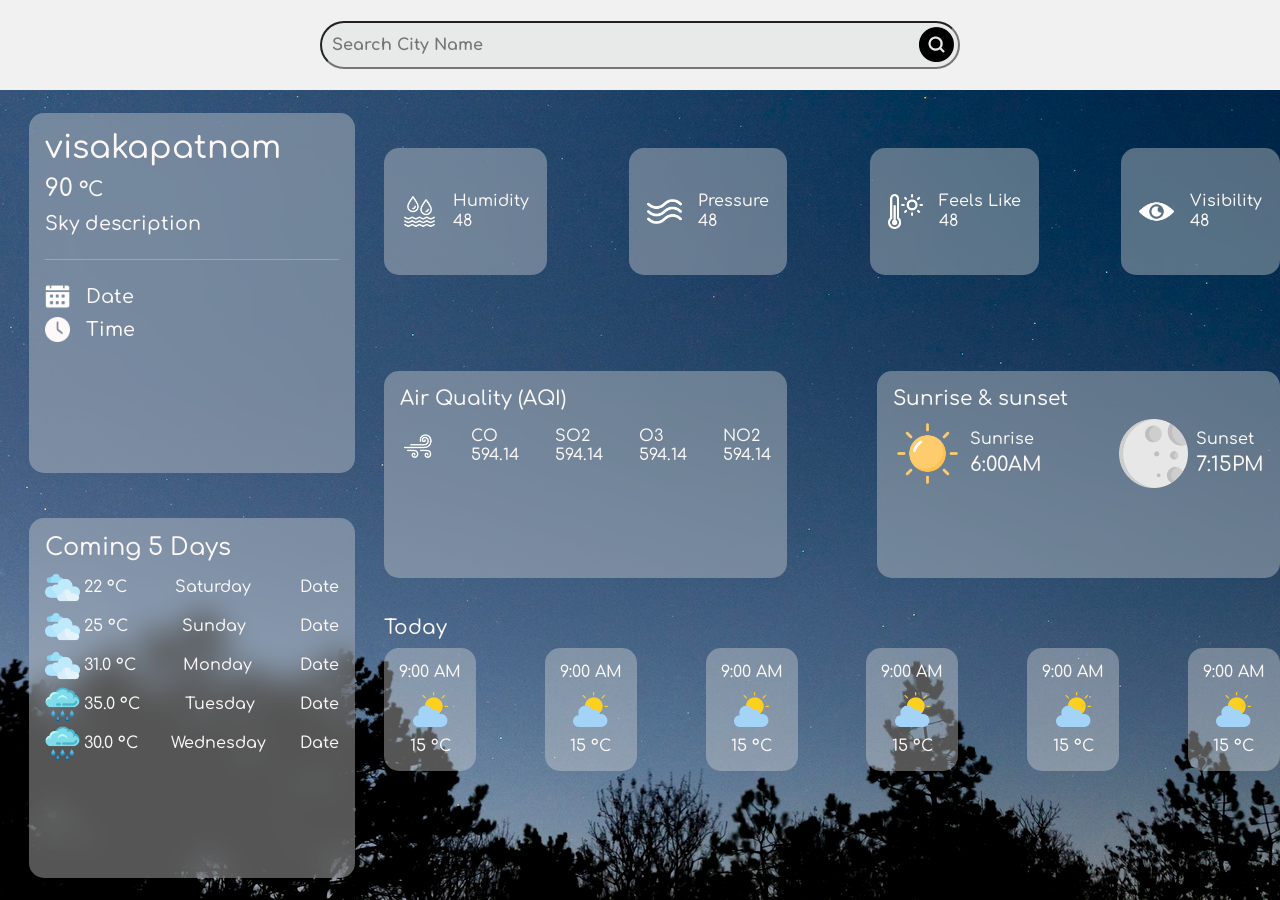
<file: index.html>
<!DOCTYPE html>
<html lang="en">
  <head>
    <!-- Required meta tags -->
    <meta charset="utf-8" />
    <meta name="viewport" content="width=device-width, initial-scale=1" />

    <!-- Bootstrap CSS -->
    <link
      href="https://cdn.jsdelivr.net/npm/bootstrap@5.0.2/dist/css/bootstrap.min.css"
      rel="stylesheet"
      integrity="sha384-EVSTQN3/azprG1Anm3QDgpJLIm9Nao0Yz1ztcQTwFspd3yD65VohhpuuCOmLASjC"
      crossorigin="anonymous"
    />

    <link rel="preconnect" href="https://fonts.googleapis.com" />
    <link rel="preconnect" href="https://fonts.gstatic.com" crossorigin />
    <link
      href="https://fonts.googleapis.com/css2?family=Comfortaa:wght@300..700&family=Libre+Baskerville&display=swap"
      rel="stylesheet"
    />
    <link rel="stylesheet" href="./style.css" />
    <title>Weather App</title>
  </head>
  <body>
    <div class="searchBar">
      <div class="searchBarParentDiv">
        <input
          type="text"
          placeholder="Search City Name"
          class="inputField"
          spellcheck="false"
        />
        <img
          src="./images/search.png"
          alt="Search Icon"
          class="searchIcon"
          width="35px"
        />
      </div>
    </div>

    <div class="mainContentParentDiv d-flex">
      <div class="leftDiv">
        <div class="currentTempDiv leftChild p-3 d-flex flex-column gap-2">
          <h6 class="m-0" id="cityName">visakapatnam</h6>
          <h5 class="m-0"><span id="cityTemp">90</span> &deg;C</h5>
          <h6 class="m-0" id="skyDesc">Sky description</h6>
          <hr class="line" />
          <div class="d-flex gap-3 align-items-center">
            <img src="./images/calendar.png" alt="Calender" width="25px" />
            <h6 class="m-0" id="date">Date</h6>
          </div>
          <div class="d-flex gap-3 align-items-center">
            <img src="./images/time.png" alt="Time" width="25px" />
            <h6 class="m-0" id="time">Time</h6>
          </div>
        </div>

        <div class="nextFiveDays leftChild p-3 d-flex flex-column gap-2">
          <h6 class="m-0" id="comingFiveDaysTitle">Coming 5 Days</h6>
          <div class="d-flex flex-column gap-1">
            <div
              class="forecastRow d-flex align-items-center justify-content-between"
            >
              <div class="d-flex gap-1 align-items-center">
                <img
                  src="./images/Clouds.png"
                  alt="cloud"
                  width="35px"
                  id="image1"
                />
                <h6 class="m-0"><span id="temp1"> 22 </span> &deg;C</h6>
              </div>
              <h6 class="m-0" id="day1">Saturday</h6>
              <h6 class="m-0" id="date1">Date</h6>
            </div>

            <div
              class="forecastRow d-flex align-items-center justify-content-between"
            >
              <div class="d-flex gap-1 align-items-center">
                <img
                  src="./images/Clouds.png"
                  alt="cloud"
                  width="35px"
                  id="image2"
                />
                <h6 class="m-0"><span id="temp2"> 25 </span> &deg;C</h6>
              </div>
              <h6 class="m-0" id="day2">Sunday</h6>
              <h6 class="m-0" id="date2">Date</h6>
            </div>

            <div
              class="forecastRow d-flex align-items-center justify-content-between"
            >
              <div class="d-flex gap-1 align-items-center">
                <img
                  src="./images/Clouds.png"
                  alt="cloud"
                  width="35px"
                  id="image3"
                />
                <h6 class="m-0"><span id="temp3"> 31.0 </span> &deg;C</h6>
              </div>
              <h6 class="m-0" id="day3">Monday</h6>
              <h6 class="m-0" id="date3">Date</h6>
            </div>

            <div
              class="forecastRow d-flex align-items-center justify-content-between"
            >
              <div class="d-flex gap-1 align-items-center">
                <img
                  src="./images/Rain.png"
                  alt="cloud"
                  width="35px"
                  id="image4"
                />
                <h6 class="m-0"><span id="temp4"> 35.0 </span> &deg;C</h6>
              </div>
              <h6 class="m-0" id="day4">Tuesday</h6>
              <h6 class="m-0" id="date4">Date</h6>
            </div>

            <div
              class="forecastRow d-flex align-items-center justify-content-between"
            >
              <div class="d-flex gap-1 align-items-center">
                <img
                  src="./images/Rain.png"
                  alt="cloud"
                  width="35px"
                  id="image5"
                />
                <h6 class="m-0"><span id="temp5"> 30.0 </span> &deg;C</h6>
              </div>
              <h6 class="m-0" id="day5">Wednesday</h6>
              <h6 class="m-0" id="date5">Date</h6>
            </div>
          </div>
        </div>
      </div>

      <div class="rightDiv">
        <div
          class="rightRow rowOne d-flex gap-2 justify-content-between align-items-center"
        >
          <div class="extraMetric d-flex gap-3">
            <img src="./images/flood.png" alt="Wind" width="35px" />
            <div>
              <h6 class="m-0">Humidity</h6>
              <h6 class="m-0" id="humidity">48</h6>
            </div>
          </div>

          <div class="extraMetric d-flex gap-3">
            <img src="./images/wind (1).png" alt="Wind" width="35px" />
            <div>
              <h6 class="m-0">Pressure</h6>
              <h6 class="m-0" id="pressure">48</h6>
            </div>
          </div>

          <div class="extraMetric d-flex gap-3">
            <img src="./images/hot.png" alt="Wind" width="35px" />
            <div>
              <h6 class="m-0">Feels Like</h6>
              <h6 class="m-0" id="feelsLike">48</h6>
            </div>
          </div>

          <div class="extraMetric d-flex gap-3">
            <img src="./images/eye.png" alt="Wind" width="35px" />
            <div>
              <h6 class="m-0">Visibility</h6>
              <h6 class="m-0" id="visibility">48</h6>
            </div>
          </div>
        </div>

        <div
          class="rightRow rowTwo d-flex justify-content-between align-items-center"
        >
          <div class="AQI rowTwoDiv d-flex flex-column gap-3 p-3">
            <h5 class="m-0">Air Quality (AQI)</h5>
            <div class="d-flex align-items-center justify-content-between">
              <img src="./images/wind.png" alt="Wind" width="35px" />
              <div>
                <h6 class="m-0">CO</h6>
                <h6 class="m-0" id="co">594.14</h6>
              </div>
              <div>
                <h6 class="m-0">SO2</h6>
                <h6 class="m-0" id="so2">594.14</h6>
              </div>
              <div>
                <h6 class="m-0">O3</h6>
                <h6 class="m-0" id="o3">594.14</h6>
              </div>
              <div>
                <h6 class="m-0">NO2</h6>
                <h6 class="m-0" id="no2">594.14</h6>
              </div>
            </div>
          </div>

          <div class="sunrise rowTwoDiv d-flex flex-column p-3 gap-2">
            <h5 class="m-0">Sunrise & sunset</h5>
            <div class="d-flex justify-content-between align-items-center">
              <div class="sunriseDiv d-flex align-items-center gap-2">
                <img src="./images/sun (1).png" alt="Sun" width="69px" />
                <div class="d-flex flex-column gap-1">
                  <h6 class="m-0">Sunrise</h6>
                  <h5 class="m-0" id="sunriseTime">6:00AM</h5>
                </div>
              </div>

              <div class="sunsetDiv d-flex gap-2 align-items-center">
                <img src="./images/moon.png" alt="Moon" width="69px" />
                <div class="d-flex flex-column gap-1">
                  <h6 class="m-0">Sunset</h6>
                  <h5 class="m-0" id="sunsetTime">7:15PM</h5>
                </div>
              </div>
            </div>
          </div>
        </div>

        <div class="rightRow rowThree d-flex flex-column gap-2">
          <h5 class="m-0">Today</h5>
          <div class="d-flex justify-content-between todayTempParentDiv">
            <div class="todayTemp">
              <h6 class="m-0" id="todayTime1">9:00 AM</h6>
              <img
                src="./images/cloudy.png"
                alt="Cloudy"
                width="35px"
                id="todayImage1"
              />
              <h6 class="m-0"><span id="todayTemp1"> 15 </span> &deg;C</h6>
            </div>

            <div class="todayTemp">
              <h6 class="m-0" id="todayTime2">9:00 AM</h6>
              <img
                src="./images/cloudy.png"
                alt="Cloudy"
                width="35px"
                id="todayImage2"
              />
              <h6 class="m-0"><span id="todayTemp2"> 15 </span> &deg;C</h6>
            </div>

            <div class="todayTemp">
              <h6 class="m-0" id="todayTime3">9:00 AM</h6>
              <img
                src="./images/cloudy.png"
                alt="Cloudy"
                width="35px"
                id="todayImage3"
              />
              <h6 class="m-0"><span id="todayTemp3"> 15 </span> &deg;C</h6>
            </div>

            <div class="todayTemp">
              <h6 class="m-0" id="todayTime4">9:00 AM</h6>
              <img
                src="./images/cloudy.png"
                alt="Cloudy"
                width="35px"
                id="todayImage4"
              />
              <h6 class="m-0"><span id="todayTemp4"> 15 </span> &deg;C</h6>
            </div>

            <div class="todayTemp">
              <h6 class="m-0" id="todayTime5">9:00 AM</h6>
              <img
                src="./images/cloudy.png"
                alt="Cloudy"
                width="35px"
                id="todayImage5"
              />
              <h6 class="m-0"><span id="todayTemp5"> 15 </span> &deg;C</h6>
            </div>

            <div class="todayTemp">
              <h6 class="m-0" id="todayTime6">9:00 AM</h6>
              <img
                src="./images/cloudy.png"
                alt="Cloudy"
                width="35px"
                id="todayImage6"
              />
              <h6 class="m-0"><span id="todayTemp6"> 15 </span> &deg;C</h6>
            </div>
          </div>
        </div>
      </div>
    </div>

    <script
      src="https://cdn.jsdelivr.net/npm/@popperjs/core@2.9.2/dist/umd/popper.min.js"
      integrity="sha384-IQsoLXl5PILFhosVNubq5LC7Qb9DXgDA9i+tQ8Zj3iwWAwPtgFTxbJ8NT4GN1R8p"
      crossorigin="anonymous"
    ></script>
    <script
      src="https://cdn.jsdelivr.net/npm/bootstrap@5.0.2/dist/js/bootstrap.min.js"
      integrity="sha384-cVKIPhGWiC2Al4u+LWgxfKTRIcfu0JTxR+EQDz/bgldoEyl4H0zUF0QKbrJ0EcQF"
      crossorigin="anonymous"
    ></script>
    <script
      src="https://code.jquery.com/jquery-3.7.1.js"
      integrity="sha256-eKhayi8LEQwp4NKxN+CfCh+3qOVUtJn3QNZ0TciWLP4="
      crossorigin="anonymous"
    ></script>
    <script src="./script.js"></script>
  </body>
</html>
</file>
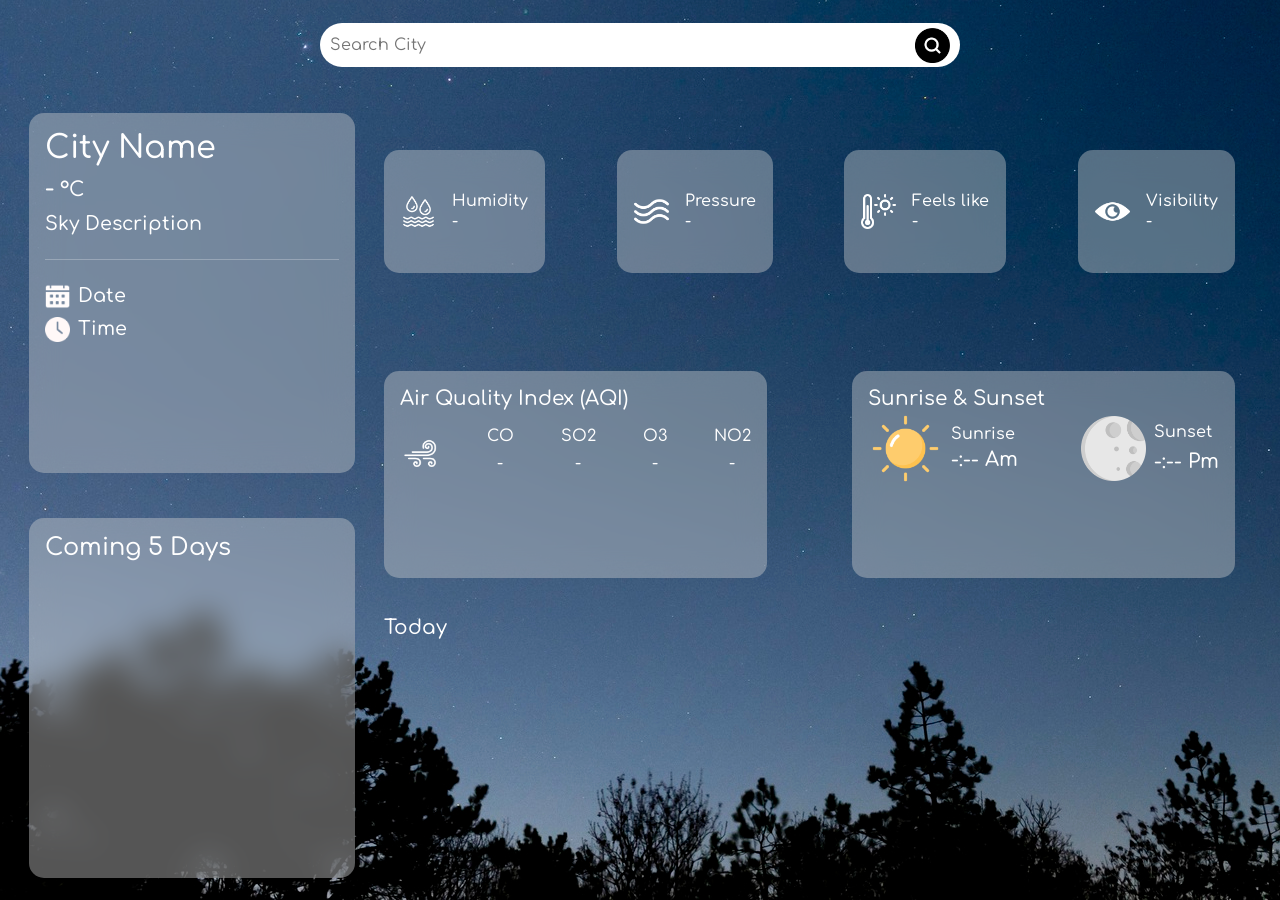
<file: images/index.html>
<!doctype html>
<html lang="en">

<head>
    <meta charset="utf-8">
    <meta name="viewport" content="width=device-width, initial-scale=1">
    <title>Live Weather</title>
    <link href="https://cdn.jsdelivr.net/npm/bootstrap@5.3.3/dist/css/bootstrap.min.css" rel="stylesheet"
        integrity="sha384-QWTKZyjpPEjISv5WaRU9OFeRpok6YctnYmDr5pNlyT2bRjXh0JMhjY6hW+ALEwIH" crossorigin="anonymous">

    <link rel="preconnect" href="https://fonts.googleapis.com">
    <link rel="preconnect" href="https://fonts.gstatic.com" crossorigin>
    <link href="https://fonts.googleapis.com/css2?family=Comfortaa:wght@300..700&display=swap" rel="stylesheet">


    <link rel="stylesheet" href="./index.css">
</head>

<body>
    <div class="searchBar">
        <div class="searchBarParentDiv">
            <input type="text" class="inputfield" placeholder="Search City">
            <img src="./search.png" alt="" width="35px" class="searchIcon" onclick="fetchData()">
        </div>
    </div>
    <div class="mainContentParentDiv d-flex">
        <div class="leftDiv">
            <div class="currentTempDiv leftChild p-3 d-flex flex-column gap-2">
                <h6 class="m-0" id="cityName">City Name</h6>
                <h5 class="m-0"> <span id="cityTemp">-</span> &deg;C</h5>
                <h6 class="m-0" id="skyDesc">Sky Description</h6>
                <hr class="line">
                <div class="d-flex gap-2">
                    <img src="./calendar.png" alt="" width="25px">
                    <h6 class="m-0" id="date">Date</h6>
                </div>
                <div class="d-flex gap-2">
                    <img src="./time.png" alt="" width="25px">
                    <h6 class="m-0" id="time">Time</h6>
                </div>
            </div>


            <div class="nextFiveDays leftChild p-3 d-flex flex-column gap-2">
                <h6 class="m-0" id="comingFiveDaysTitle">Coming 5 Days</h6>
                <div id="forecastContainer" class="d-flex flex-column gap-1"></div>
            </div>
        </div>


        <div class="rightDiv">
            <div class="rightRow rowOne d-flex gap-2 justify-content-between align-items-center">

                <div class="extraMetric d-flex gap-3">
                    <img src="./flood.png" alt="" width="35px">
                    <div>
                        <h6 class="m-0">Humidity</h6>
                        <h6 class="m-0" id="humidity">-</h6>
                    </div>
                </div>
                <div class="extraMetric d-flex gap-3">
                    <img src="./wind (1).png" alt="" width="35px">
                    <div>
                        <h6 class="m-0">Pressure</h6>
                        <h6 class="m-0" id="pressure">-</h6>
                    </div>
                </div>
                <div class="extraMetric d-flex gap-3">
                    <img src="./hot.png" alt="" width="35px">
                    <div>
                        <h6 class="m-0">Feels like</h6>
                        <h6 class="m-0" id="feelsLike">-</h6>
                    </div>
                </div>
                <div class="extraMetric d-flex gap-3">
                    <img src="./eye.png" alt="" width="35px">
                    <div>
                        <h6 class="m-0">Visibility</h6>
                        <h6 class="m-0" id="visiblity">-</h6>
                    </div>
                </div>

            </div>

            <div class="rightRow rowTwo d-flex justify-content-between align-items-center">
                <div class="AQI rowTwoDiv p-3 d-flex flex-column gap-2">
                    <h5>Air Quality Index (AQI)</h5>

                    <div class="d-flex align-items-center justify-content-between">
                        <img src="./wind.png" alt="" width="40px">
                        <div class="text-center">
                            <h6 id="co">CO</h6>
                            <h6 id="coValue">-</h6>
                        </div>
                        <div class="text-center">
                            <h6 id="so2">SO2</h6>
                            <h6 id="so2Value">-</h6>
                        </div>
                        <div class="text-center">
                            <h6 id="o3">O3</h6>
                            <h6 id="o3Value">-</h6>
                        </div>
                        <div class="text-center">
                            <h6 id="no2">NO2</h6>
                            <h6 id="no2Value">-</h6>
                        </div>
                    </div>
                </div>

                <div class="sunRise rowTwoDiv p-3 gap-2">
                    <h5 class="m-0">Sunrise & Sunset</h5>

                    <div class="d-flex justify-content-between">
                        <div class="sunriseDiv d-flex gap-2 align-items-center">
                            <img src="./sun (1).png" alt="" width="75px">
                            <div class="d-flex flex-column gap-1">
                                <h6 class="m-0">Sunrise</h6>
                                <h5 class="m-0" id="sunriseTime">-:-- Am</h5>
                            </div>
                        </div>

                        <div class="sunsetDiv d-flex gap-2 align-items-center">
                            <img src="./moon.png" alt="" width="65px">
                            <div class="d-flex flex-column gap-2">
                                <h6 class="m-0">Sunset</h6>
                                <h5 class="m-0" id="sunsetTime">-:-- Pm</h5>
                            </div>

                        </div>
                    </div>

                </div>

            </div>

            <div class="rightRow rowThree d-flex flex-column gap-2">
                <h5 class="m-0">Today</h5>
                <div class="d-flex justify-content-between todayTempParentDiv" id="todayTempContainer">
                   
                </div>
            </div>

        </div>
    </div>




    <script src="https://cdn.jsdelivr.net/npm/@popperjs/core@2.11.8/dist/umd/popper.min.js"
        integrity="sha384-I7E8VVD/ismYTF4hNIPjVp/Zjvgyol6VFvRkX/vR+Vc4jQkC+hVqc2pM8ODewa9r"
        crossorigin="anonymous"></script>
    <script src="https://cdn.jsdelivr.net/npm/bootstrap@5.3.3/dist/js/bootstrap.min.js"
        integrity="sha384-0pUGZvbkm6XF6gxjEnlmuGrJXVbNuzT9qBBavbLwCsOGabYfZo0T0to5eqruptLy"
        crossorigin="anonymous"></script>
    <script src="https://code.jquery.com/jquery-3.7.1.js"
        integrity="sha256-eKhayi8LEQwp4NKxN+CfCh+3qOVUtJn3QNZ0TciWLP4=" crossorigin="anonymous"></script>

    <script>
        function dateFormat(timestamp) {
            const date = new Date(timestamp * 1000); // Multiply by 1000 to convert from seconds to milliseconds
            return date.toLocaleString();// Convert to local time format and return it
        }


        async function fetchAQIData(lat, lon) {
            let fetchAQIData = await fetch(`http://api.openweathermap.org/data/2.5/air_pollution?lat=${lat}&lon=${lon}&appid=d28274b5fe592e1f1e558103a5e66370`)
            let formattedData = await fetchAQIData.json();
            console.log('AQI Data: ', formattedData);
            let list = formattedData.list[0].components;
            console.log("Line 242: ", list);

            $("#no2Value")[0].innerText = list.no2

            $("#o3Value")[0].innerText = list.o3

            $("#coValue")[0].innerText = list.co

            $("#so2Value")[0].innerText = list.so2

        }

        async function nextFiveDays(lat, lon) {

            const apiUrl = `https://api.openweathermap.org/data/2.5/forecast?lat=${lat}&lon=${lon}&appid=d28274b5fe592e1f1e558103a5e66370&units=metric`;
            try {
                const response = await fetch(apiUrl);
                if (!response.ok) {
                    throw new Error("Failed to fetch weather data");
                }
                const data = await response.json();

                let dailyForecasts = {};

                // Extract unique daily data
                data.list.forEach(item => {
                    let date = item.dt_txt.split(" ")[0]; // Extract date only
                    if (!dailyForecasts[date]) {
                        dailyForecasts[date] = {
                            temp: item.main.temp.toFixed(1), // Round temperature
                            icon: item.weather[0].icon, // Weather icon
                            day: new Date(date).toLocaleDateString('en-US', { weekday: 'long' }) // Get day name
                        };
                    }
                });

                // Get first 5 unique days
                let forecastHtml = "";
                Object.keys(dailyForecasts).slice(0, 5).forEach(date => {
                    let forecast = dailyForecasts[date];
                    forecastHtml += `
                        <div class="forecastRow d-flex align-items-center justify-content-between">
                            <div class="d-flex gap-1 align-items-center">
                                <img src="./cloud.png" alt="" width="35px">
                                <h6 class="m-0">${forecast.temp} &deg;C</h6>
                            </div>
                            <h6 class="m-0">${forecast.day}</h6>
                            <h6 class="m-0">${date}</h6>
                        </div>
                    `;
                });

                document.getElementById("forecastContainer").innerHTML = forecastHtml;

            } catch (error) {
                console.error(error);
                alert("Failed to retrieve weather data. Please check your API key.");
            }
        }

        async function todayTemps(lat, lon) {
            const apiUrl = `https://api.openweathermap.org/data/2.5/forecast?lat=${lat}&lon=${lon}&appid=d28274b5fe592e1f1e558103a5e66370&units=metric`;

            try {
                const response = await fetch(apiUrl);
                if (!response.ok) {
                    throw new Error("Failed to fetch weather data");
                }
                const data = await response.json();

                let todayDate = new Date().toISOString().split("T")[0]; // Get today's date (YYYY-MM-DD)
                let todayForecasts = data.list.filter(item => item.dt_txt.startsWith(todayDate)); // Get today's data

                // Select specific time intervals (e.g., every 3 hours from the API)
                let selectedHours = todayForecasts.slice(0, 6); // Get first 6 hourly forecasts

                let todayHtml = "";
                selectedHours.forEach(item => {
                    let time = new Date(item.dt_txt).toLocaleTimeString('en-US', { hour: 'numeric', minute: '2-digit', hour12: true }); // Format time
                    let temp = item.main.temp.toFixed(1); // Round temperature
                    let icon = item.weather[0].icon; // Weather icon

                    todayHtml += `
                        <div class="todayTemp">
                            <h6 class="m-0">${time}</h6>
                            <img src="./cloudy.png" alt="" width="35px">
                            <h5>${temp}&deg;C</h5>
                        </div>
                    `;
                });

                document.getElementById("todayTempContainer").innerHTML = todayHtml;

            } catch (error) {
                console.error(error);
                alert("Failed to retrieve weather data. Please check your API key.");
            }
        }

        async function fetchData() {

            let cityName = document.getElementsByClassName('inputfield')[0].value;
            let requestData = await fetch(`https://api.openweathermap.org/data/2.5/weather?q=${cityName}&appid=d28274b5fe592e1f1e558103a5e66370&units=metric`)
            let formattedData = await requestData.json();
            console.log("Formatted Data: ", formattedData);

            let responseCityName = formattedData.name
            let responseTemp = formattedData.main.temp
            let skyDescription = formattedData.weather[0].description

            $('#cityName')[0].innerText = responseCityName;
            $("#cityTemp")[0].innerText = responseTemp
            $("#skyDesc")[0].innerText = skyDescription
            $("#humidity")[0].innerText=formattedData.main.humidity
            $("#pressure")[0].innerText=formattedData.main.pressure
            $("#feelsLike")[0].innerText=formattedData.main.feels_like
            $("#visiblity")[0].innerText=formattedData.visibility


            //Updating date and time
            let properDate = dateFormat(formattedData.dt);
            let date = properDate.split(',')[0]
            let time = properDate.split(',')[1]
            $("#date")[0].innerText = date;
            $("#time")[0].innerText = time

            //updating sunrise and sunset
            let sunriseTimeStamp = formattedData.sys.sunrise;
            let sunsetTimeStamp = formattedData.sys.sunset;
            let properSunriseTime = dateFormat(sunriseTimeStamp).split(',')[1]
            let properSunsetTime = dateFormat(sunsetTimeStamp).split(',')[1];

            $("#sunriseTime")[0].innerText = properSunriseTime
            $("#sunsetTime")[0].innerText = properSunsetTime


            let lat = formattedData.coord.lat;
            let lon = formattedData.coord.lon;

            fetchAQIData(lat, lon);
            nextFiveDays(lat, lon);
            todayTemps(lat, lon);
        }

    </script>

</body>

</html>
</file>
<file: style.css>
body {
  background: url("./images/2148933766.jpg");
  background-position: bottom;
  background-attachment: fixed;
  font-family: "Comfortaa", sans-serif;
  color: rgb(252, 248, 248);
}
.searchBar {
  background-color: rgb(242, 241, 241);
  height: 10vh;
  display: flex;
  justify-content: center;
  align-items: center;
}

.searchBarParentDiv {
  width: 50%;
  height: fit-content;
  position: relative;
}

.inputField {
  width: 100%;
  border-radius: 25px;
  padding: 10px;
  background: #e8e9e9; /* nice deep slate blue/gray */
  color: rgb(252, 248, 248);
  font-weight: 900;
}

.inputField:focus {
  outline: none;
  border: 2px solid #2196f3;
  box-shadow: 0 0 8px #c1def5;
  background: #c6c7c9; /* slightly darker shade on focus */
  color: rgb(252, 248, 248);
}

.searchIcon {
  position: absolute;
  right: 6px;
  top: 6px;
}
.searchIcon:hover {
  cursor: pointer;
}

.mainContentParentDiv {
  height: 90vh;
  flex-direction: row;
}

.leftDiv {
  width: 30%;
  height: 100%;
  display: flex;
  flex-direction: column;
}
.leftChild {
  background: rgba(212, 212, 212, 0.4);
  width: 85%;
  height: 40vh;
  margin: auto;
  border-radius: 15px;
  backdrop-filter: blur(15px);
}
.currentTempDiv h6 {
  font-size: larger;
}
#cityName {
  font-size: xx-large;
}
#cityTemp {
  font-size: x-large;
}

#comingFiveDaysTitle {
  font-size: x-large;
}

.rightDiv {
  width: 70%;
  height: 100%;
  display: flex;
  flex-direction: column;
  gap: 20px;
}
.rightRow {
  width: 100%;
  height: 27vh;
}

.extraMetric {
  background: rgba(212, 212, 212, 0.4);
  backdrop-filter: blur(15px);
  width: fit-content;
  padding: 5% 2%;
  border-radius: 15px;
  align-items: center;
}

.rowTwoDiv {
  background: rgba(212, 212, 212, 0.4);
  backdrop-filter: blur(15px);
  width: 45%;
  height: 85%;
  border-radius: 15px;
}

.todayTemp {
  background: rgba(212, 212, 212, 0.4);
  width: fit-content;
  border-radius: 15px;
  display: flex;
  padding: 15px;
  gap: 10px;
  flex-direction: column;
  align-items: center;
  justify-content: center;
}

@media only screen and (max-width: 767px) {
  .leftDiv {
    width: 100%;
    height: 100%;
    display: flex;
    flex-direction: column;
    gap: 15px;
    margin-top: 15px;
  }
  .rightDiv {
    width: 100%;
  }
  .mainContentParentDiv {
    height: auto;
    flex-direction: column;
    gap: 20px;
  }
  .searchBar {
    width: 100%;
    height: 10vh;
  }
  .searchBarParentDiv {
    width: 100%;
    height: fit-content;
    position: relative;
  }
  .rowOne {
    width: 85%;
    flex-wrap: wrap;
    gap: 10px;
    margin: auto;
    justify-content: space-between;
  }
  .rowOne > div {
    flex: 1 1 45%;
    max-width: 45%;
  }
  .rowTwo {
    flex-direction: column;
    gap: 15px;
    width: 85%;
    margin: auto;
    margin-top: 15px;
    height: auto;
  }
  .rowTwoDiv {
    width: 100%;
    height: auto;
  }
  .rowThree {
    width: 85%;
    margin: auto;
  }
  .todayTempParentDiv {
    display: flex;
    flex-wrap: wrap;
    justify-content: space-between;
    gap: 15px;
    width: 100%;
    /* margin: auto; */
  }

  .todayTempParentDiv > div {
    flex: 1 1 30%;
    max-width: 30%;
  }
}
</file>
<file: images/index.css>
body {
    background: url('./2148933766.jpg');
    background-position: bottom;
    background-attachment: fixed;
    font-family: "Comfortaa", sans-serif;
    color: white;
}


.searchBar {
    height: 10vh;
    /* background: black; */
    display: flex;
    align-items: center;
    justify-content: center;
}

.inputfield {
    outline: none;
}

.searchBarParentDiv {
    width: 50%;
    height: fit-content;
    position: relative;
}

.inputfield {
    width: 100%;
    border-radius: 25px;
    padding: 10px;
    outline: none;
    border: 0px;
}

.searchIcon {
    position: absolute;
    right: 10px;
    top: 5px;
}

.searchIcon:hover {
    cursor: pointer;
}


.mainContentParentDiv {
    height: 90vh;
    flex-direction: row;
}

.leftDiv {
    width: 30%;
    height: 100%;
    display: flex;
    flex-direction: column;
}

.leftChild {
    background: rgba(212, 212, 212, 0.4);
    width: 85%;
    height: 40vh;
    margin: auto;
    border-radius: 15px;
    backdrop-filter: blur(15px);
}

.currentTempDiv h6 {
    font-size: larger;
}

#cityName {
    font-size: xx-large;
}

#cityTemp {
    font-size: x-large;
}


.rightDiv {
    width: 70%;
    height: 100%;
    display: flex;
    flex-direction: column;
    gap: 20px;
    padding-right: 45px;
}

#comingFiveDaysTitle {
    font-size: x-large;
}

.rightRow {
    height: 27vh;
    width: 100%;
}

.extraMetric {
    background: rgba(212, 212, 212, 0.4);
    padding: 5% 2%;
    width: fit-content;
    border-radius: 15px;
    align-items: center;
    backdrop-filter: blur(15px);
}

.rowTwoDiv {
    background: rgba(212, 212, 212, 0.4);
    backdrop-filter: blur(15px);
    width: 45%;
    height: 85%;
    border-radius: 15px;
}

.todayTemp {
    background: rgba(212, 212, 212, 0.4);
    width: fit-content;
    padding: 15px;
    border-radius: 15px;
    backdrop-filter: blur(15px);
    text-align: center;
    display: flex;
    flex-direction: column;
    align-items: center;
    justify-content: center;
    gap: 10px;
}



@media only screen and (max-width:767px) {
    .leftDiv {
        width: 100%;
        height: 100%;
        display: flex;
        flex-direction: column;
        gap: 15px;
        margin-top: 15px;
    }

    .rightDiv {
        width: 100%;
        padding-right: 0px;
    }

    .mainContentParentDiv {
        height: 90vh;
        flex-direction: column;
    }

    .searchBar {
        width: 100%;
    }


    .searchBarParentDiv {
        width: 85%;
        height: fit-content;
        position: relative;
    }

    .rowOne {
        /* flex-direction: column; */
        flex-wrap: wrap;
        width: 85%;
        margin: auto;
        height: 45vh;
    }


    .rowTwo {
        flex-direction: column;
    }

    .rowTwo {
        gap: 10px;
        height: 30vh;
    }

    .rowTwoDiv {
        background: rgba(212, 212, 212, 0.4);
        backdrop-filter: blur(15px);
        width: 85%;
        height: 85%;
        border-radius: 15px;
    }

    .rowThree {
        width: 85%;
        margin: auto;
    }

    .todayTempParentDiv {
        width: 100%;
        flex-wrap: wrap;
        margin: auto;
        gap: 15px;
    }
    .extraMetric {
        background: rgba(212, 212, 212, 0.4);
        padding: 5% 2%;
        width: fit-content;
        border-radius: 15px;
        align-items: center;
    }
}
</file>
